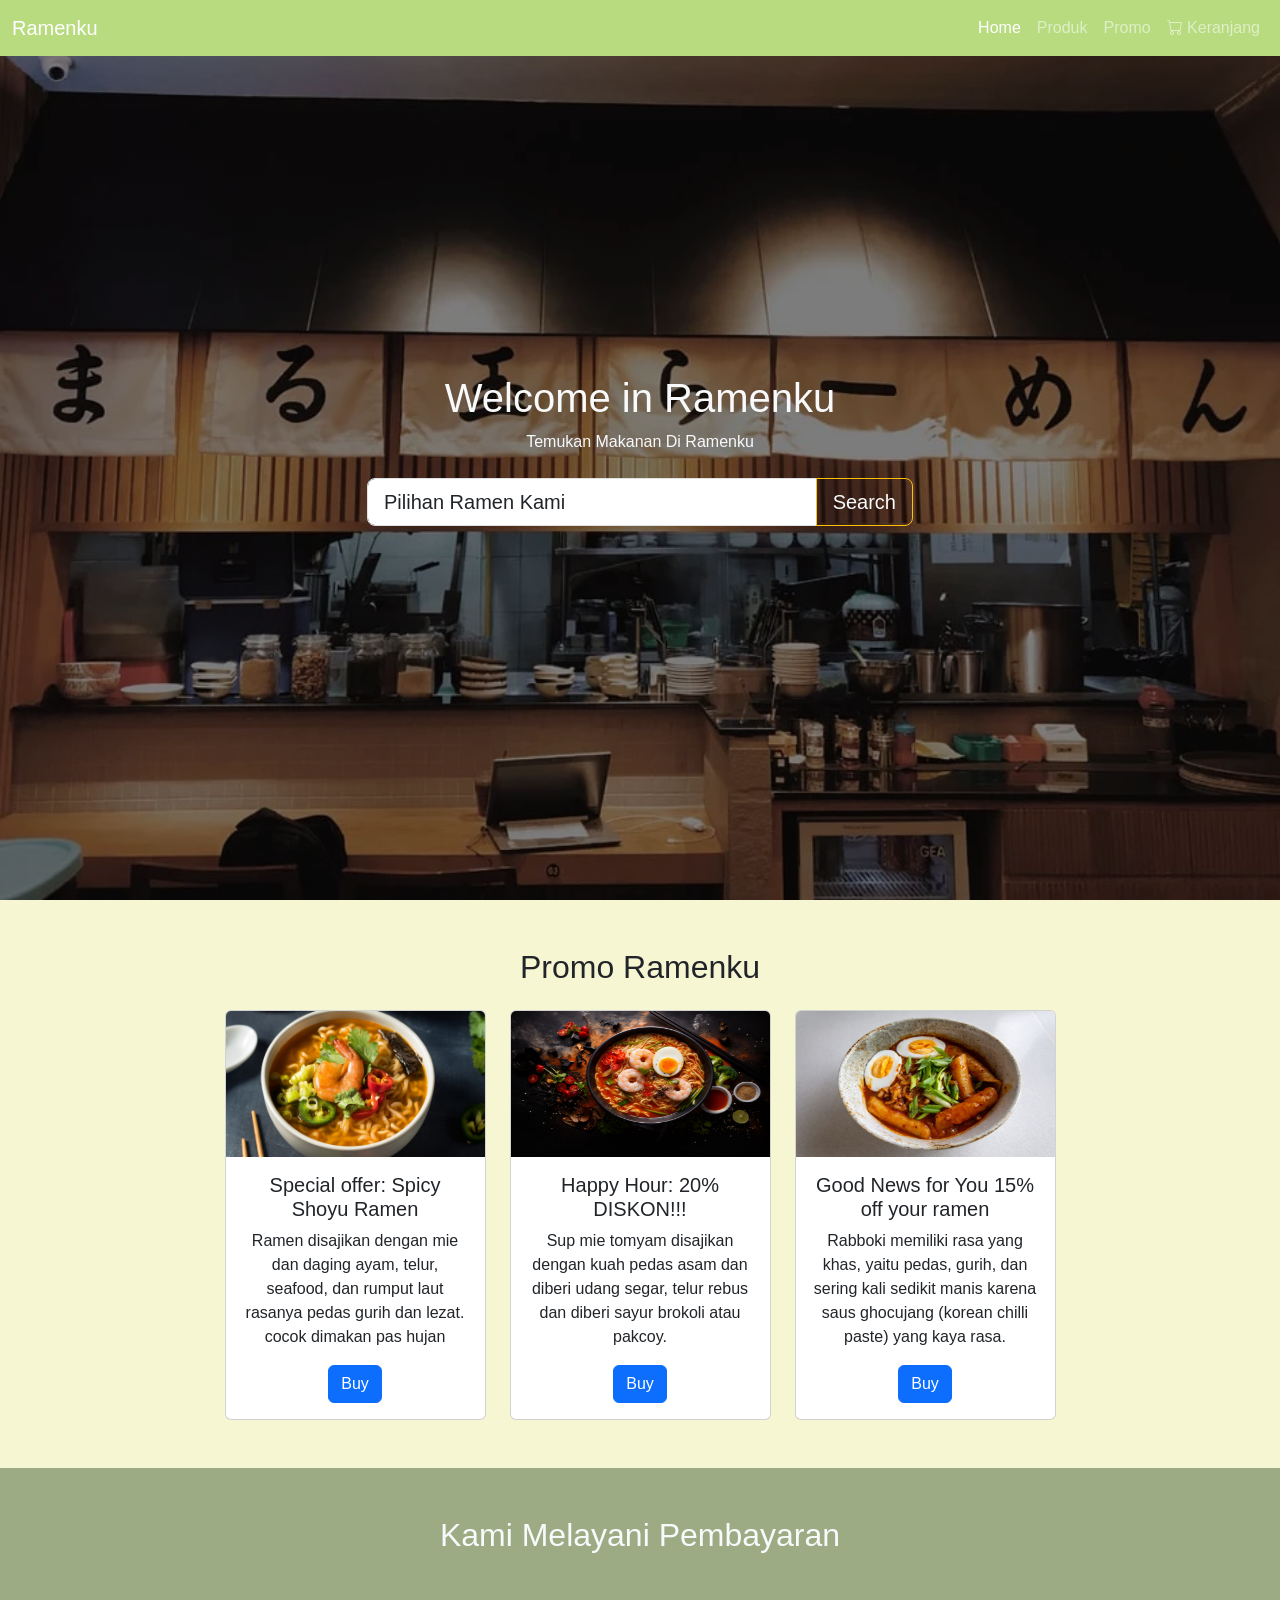
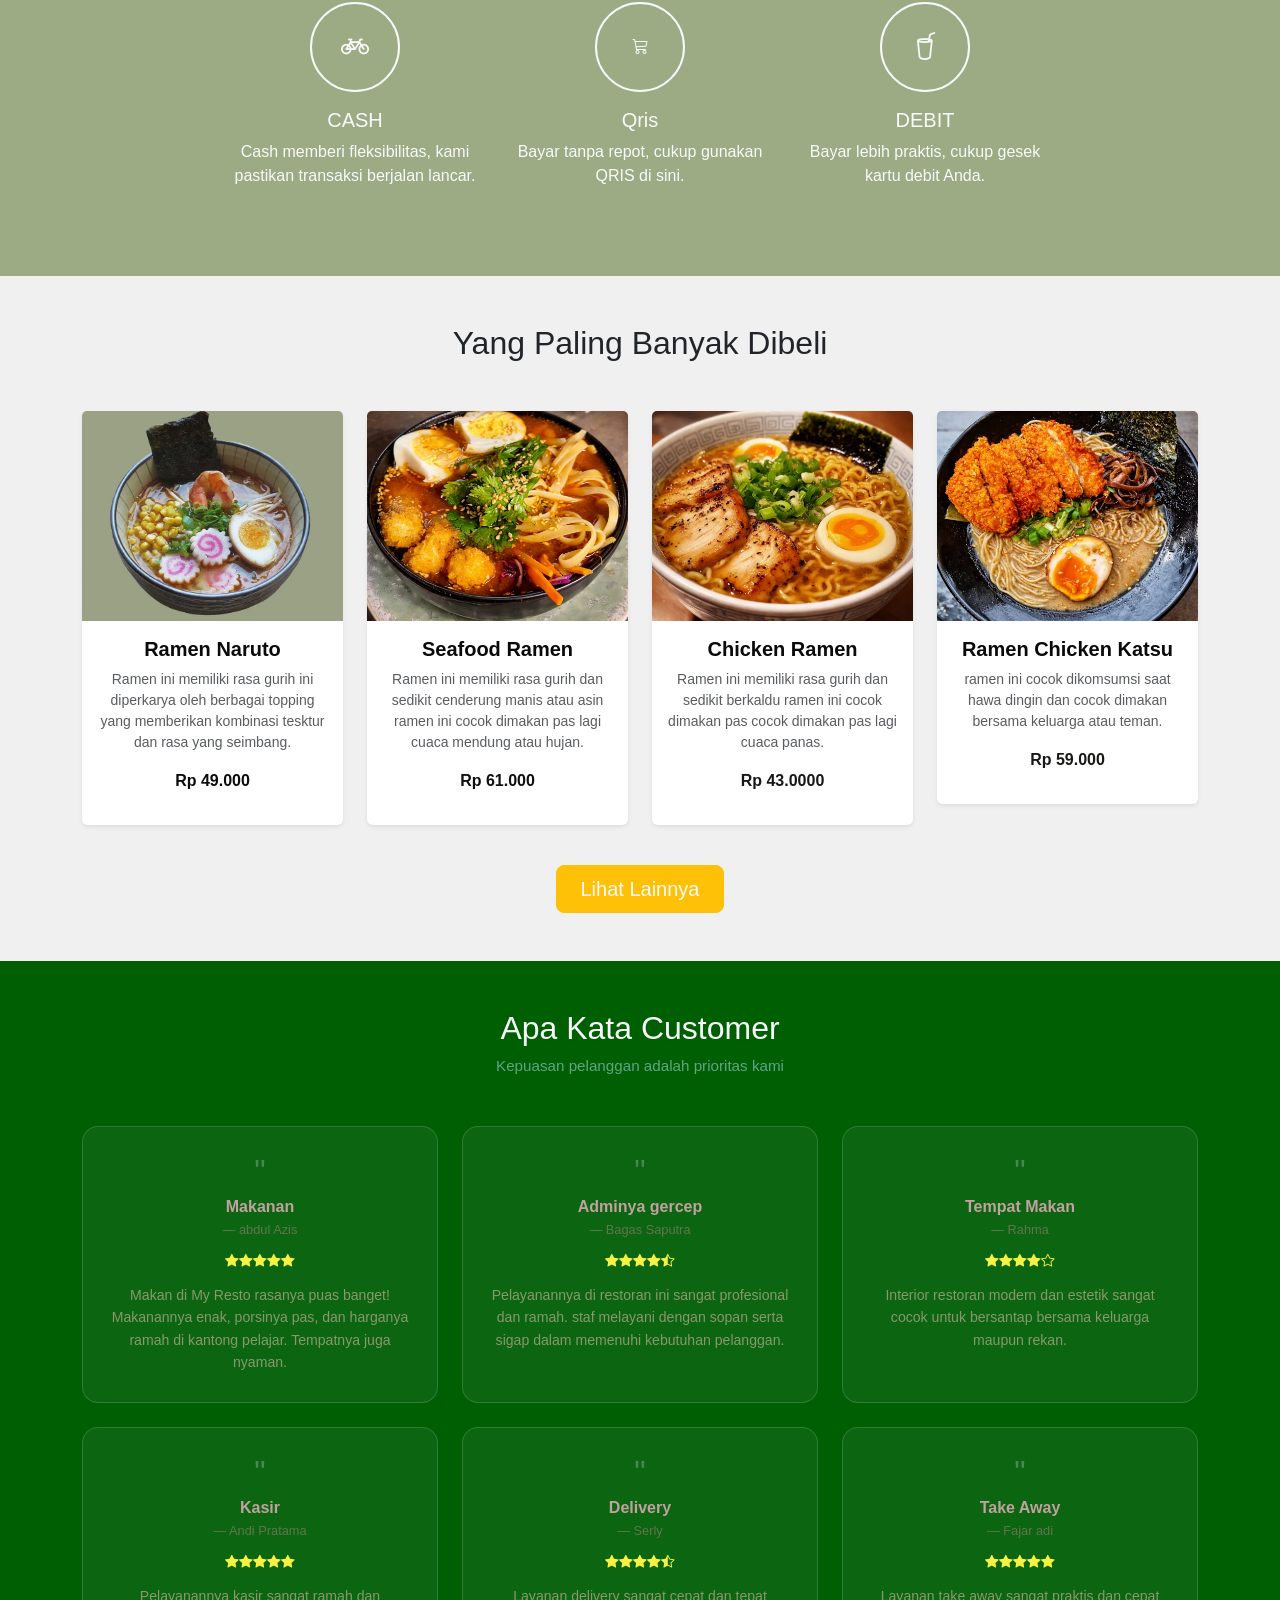
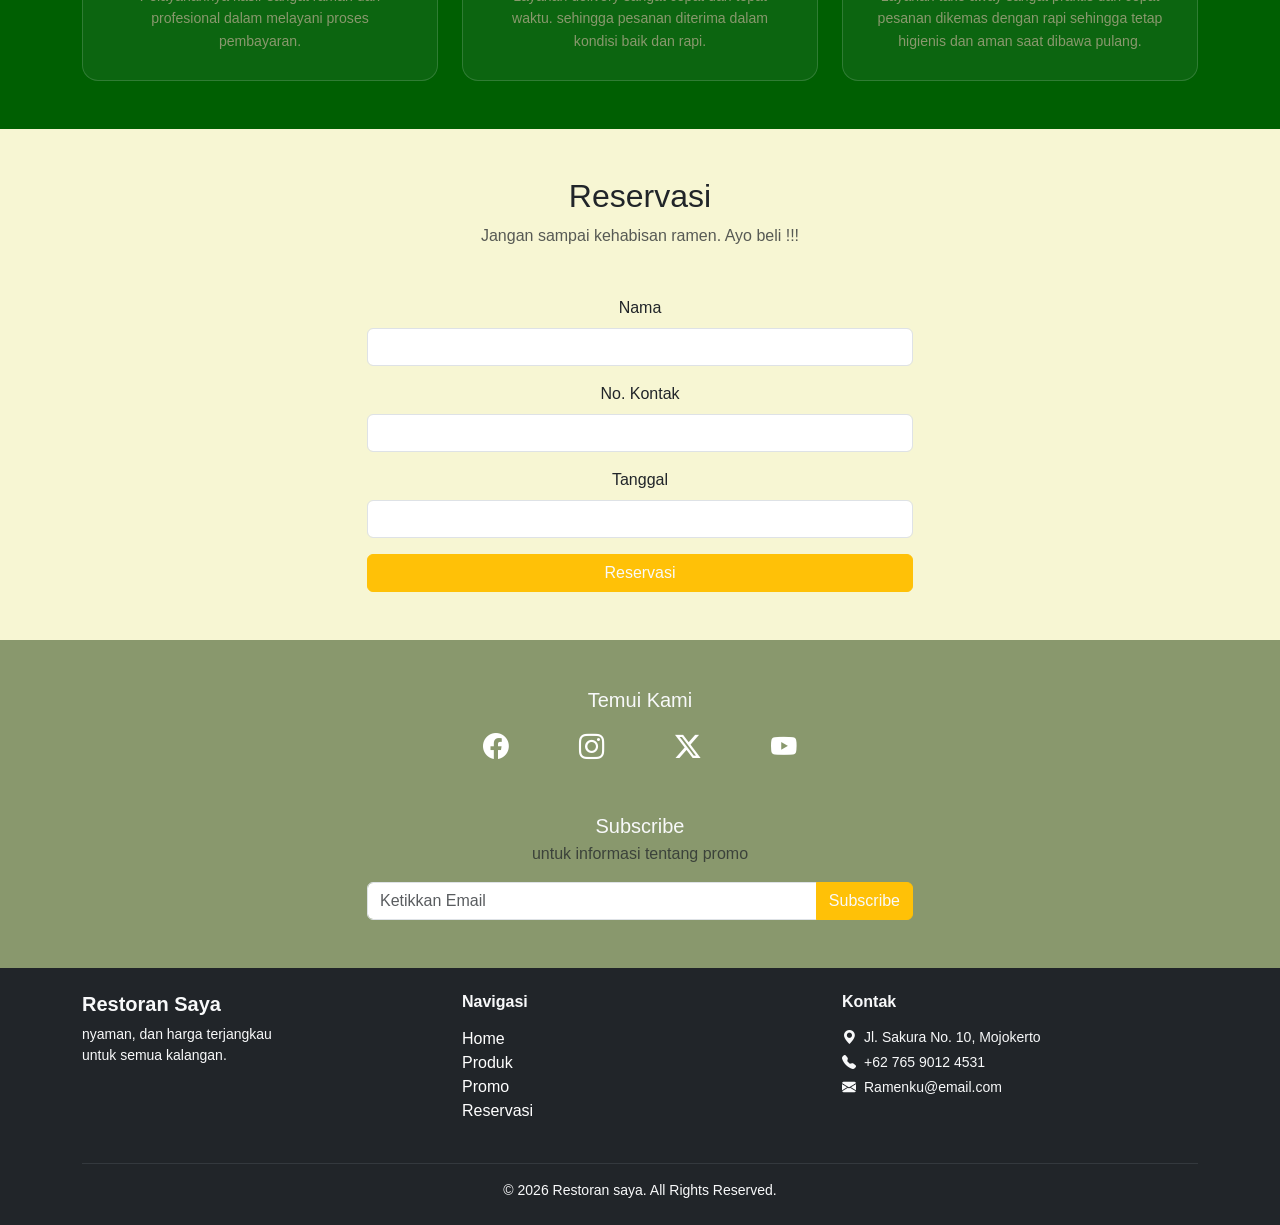
<file: index.html>
<!DOCTYPE html>
<html lang="en">
<head>
    <meta charset="UTF-8">
    <meta name="viewport" content="width=device-width, initial-scale=1.0">
    <title>Ramenku</title>
    <!-- Bootstrap CSS ONLINE -->
    <link href="https://cdn.jsdelivr.net/npm/bootstrap@5.3.2/dist/css/bootstrap.min.css" rel="stylesheet">
    <!-- Bootstrap Icons -->
    <link href="https://cdn.jsdelivr.net/npm/bootstrap-icons@1.11.3/font/bootstrap-icons.min.css" rel="stylesheet">
    <!-- CSS sendiri -->
    <link rel="stylesheet" href="css/style.css">
</head>
<body>
    <nav class="navbar navbar-expand-lg fixed-top navbar-dark main-color">
    <div class="container-fluid">
        <a class="navbar-brand me-auto" href="#">Ramenku</a>

        <button class="navbar-toggler" type="button" data-bs-toggle="collapse"
            data-bs-target="#navbarNav">
            <span class="navbar-toggler-icon"></span>
        </button>

        <div class="collapse navbar-collapse" id="navbarNav">
            <ul class="navbar-nav ms-auto">
                <li class="nav-item">
                    <a class="nav-link active" href="#">Home</a>
                </li>
                <li class="nav-item">
                    <a class="nav-link" href="produk.html">Produk</a>
                </li>
                <li class="nav-item">
                    <a class="nav-link" href="promo.html">Promo</a>
                </li>
                <li class="nav-item">
                    <a class="nav-link" href="keranjang.html">
                        <i class="bi bi-cart"></i> Keranjang
                    </a>
                </li>
            </ul>
        </div>
    </div>
</nav>
<!-- Banner -->
<div class="container-fluid banner d-flex align-items-center">
    <div class="container text-center">
        <h1 class="text-light">Welcome in Ramenku</h1>
        <p class="text-light mb-4">Temukan Makanan Di Ramenku</p>
        <!-- Input Group -->
        <div class="row justify-content-center">
            <div class="col-md-6">
                <div class="input-group input-group-lg">
                    <select class="form-control" id="inputGroupSelect04">
                        <option selected>Pilihan Ramen Kami</option>
                        <option value="1">Spicy shoyu Ramen</option>
                        <option value="2">Sup Mie Tomyam</option>
                        <option value="3">Rabboki</option>
                    </select>
                    <button class="btn btn-outline-warning text-light" type="button">
                        Search
                    </button>
                </div>
            </div>
        </div>
    </div>
</div>

<!--Promo-->
<div class="container-fluid py-5">
    <div class="container">
        <h2 class="text-center mb-4">Promo Ramenku</h2>
        <div class="row justify-content-center">
            <!-- Card 1 -->
            <div class="col-md-3">
                <div class="card">
                    <img src="images/ramen.jpg" class="card-img-top" style="aspect-ratio: 16/9;" alt="">
                    <div class="card-body">
                        <h5 class="card-title">
                            Special offer: Spicy Shoyu Ramen
                        </h5>
                        <p class="card-text">
                            Ramen disajikan dengan mie dan daging ayam, telur, seafood, dan rumput laut rasanya pedas gurih dan lezat. cocok dimakan pas hujan
                        </p>
                        <a href="#" class="btn btn-primary">Buy</a>
                    </div>
                </div>
            </div>
            <!-- PROMO 2 -->
            <div class="col-md-3">
                <div class="card">
                    <img src="images/sup tom yam.jpeg" class="card-img-top" style="aspect-ratio: 16/9;" alt="">
                    <div class="card-body">
                        <h5 class="card-title">
                            Happy Hour: 20% DISKON!!!
                        </h5>
                        <p class="card-text">
                            Sup mie tomyam disajikan dengan kuah pedas asam dan diberi udang segar, telur rebus dan diberi sayur brokoli atau pakcoy.
                        </p>
                        <a href="#" class="btn btn-primary">Buy</a>
                    </div>
                </div>
            </div>
            <!-- PROMO 3 -->
            <div class="col-md-3">
                <div class="card">
                    <img src="images/rabboki (2).jpeg" class="card-img-top" style="aspect-ratio: 16/9;" alt="">
                    <div class="card-body">
                        <h5 class="card-title">
                            Good News for You 15% off your ramen
                        </h5>
                        <p class="card-text">
                        Rabboki memiliki rasa yang khas, yaitu pedas, gurih, dan sering kali sedikit manis karena saus ghocujang (korean chilli paste) yang kaya rasa.
                        </p>
                        <a href="#" class="btn btn-primary">Buy</a>
                    </div>
                </div>
            </div>
        </div>
    </div>
</div>
<!--Section Pelayanan-->
<div class="container-fluid py-5 pelayanan">
    <div class="container">
        <h2 class="text-center text-light mb-5">Kami Melayani Pembayaran</h2>

        <div class="row justify-content-center text-center text-light">

            <!-- Delivery -->
            <div class="col-sm-6 col-lg-3 mb-4 pelayanan-content">
                <div class="d-flex justify-content-center mb-3">
                    <div class="icon-circle rounded-circle d-flex align-items-center justify-content-center border border-light border-2">
                         <i class="bi bi-bicycle fs-3 text-light"></i>
                    </div>
                </div>
                <h5 class="text-light">CASH</h5>
                <p class="text-light">Cash memberi fleksibilitas, kami pastikan transaksi berjalan lancar.</p>
            </div>

            <!-- Take Away -->
            <div class="col-sm-6 col-lg-3 mb-4 pelayanan-content">
                <div class="d-flex justify-content-center mb-3">
                    <div class="icon-circle rounded-circle d-flex align-items-center justify-content-center border border-light border-2">
                        <i class="bi bi-cart3"></i>
                    </div>
                </div>
                <h5 class="text-light">Qris</h5>
                <p class="text-light">Bayar tanpa repot, cukup gunakan QRIS di sini.</p>
            </div>

            <!-- Dine In -->
            <div class="col-sm-6 col-lg-3 mb-4 pelayanan-content">
                <div class="d-flex justify-content-center mb-3">
                    <div class="icon-circle rounded-circle d-flex align-items-center justify-content-center border border-light border-2">
                        <i class="bi bi-cup-straw fs-3 text-light"></i>
                    </div>
                </div>
                <h5 class="text-light">DEBIT</h5>
                <p class="text-light">Bayar lebih praktis, cukup gesek kartu debit Anda.</p>
            </div>

        </div>
    </div>
</div>
<!-- Section Product -->

<div class="container-fluid py-5 menu-favorit best">
    <div class="container">
        <h2 class="text-center mb-5">Yang Paling Banyak Dibeli</h2>

        <div class="row justify-content-center">

            <!-- Card 1 -->
            <div class="col-sm-6 col-lg-3 mb-4 menu-favorit-content">
                <div class="card border-0 shadow-sm">
                    <img src="images/ramen telurr.jpg" class="card-img-top" alt="Sport Sandal" style="height: 210px; object-fit: cover;">
                    <div class="card-body text-center">
                        <h5 class="card-title fw-bold" style="color: #0a0a0a;">Ramen Naruto </h5>
                        <p class="card-text text-muted small">Ramen ini memiliki rasa gurih ini diperkarya oleh berbagai topping yang memberikan kombinasi tesktur dan rasa yang seimbang.</p>
                        <p class="fw-bold" style="color: #0c0c0b;">Rp 49.000</p>
                    </div>
                </div>
            </div>

            <!-- Card 2 -->
            <div class="col-sm-6 col-lg-3 mb-4 menu-favorit-content">
                <div class="card border-0 shadow-sm">
                    <img src="images/Seafood Ramen.jpeg" class="card-img-top" alt="Casual Black Sandal" style="height: 210px; object-fit: cover;">
                    <div class="card-body text-center">
                        <h5 class="card-title fw-bold" style="color: #0a0a0a;">Seafood Ramen</h5>
                        <p class="card-text text-muted small">Ramen ini memiliki rasa gurih dan sedikit cenderung manis atau asin ramen ini cocok dimakan pas lagi cuaca mendung atau hujan.</p>
                        <p class="fw-bold" style="color: #10100f;">Rp 61.000</p>
                    </div>
                </div>
            </div>

            <!-- Card 3 -->
            <div class="col-sm-6 col-lg-3 mb-4 menu-favorit-content">
                <div class="card border-0 shadow-sm">
                    <img src="images/Chicken Ramen.jpeg" class="card-img-top" alt="Brown Modern Sanda" style="height: 210px; object-fit: cover;">
                    <div class="card-body text-center">
                        <h5 class="card-title fw-bold" style="color: #0a0a0a;">Chicken Ramen</h5>
                        <p class="card-text text-muted small">Ramen ini memiliki rasa gurih dan sedikit berkaldu ramen ini cocok dimakan pas cocok dimakan pas lagi cuaca panas.</p>
                        <p class="fw-bold" style="color: #171716;">Rp 43.0000</p>
                    </div>
                </div>
            </div>

            <!-- Card 4 -->
            <div class="col-sm-6 col-lg-3 mb-4 menu-favorit-content">
                <div class="card border-0 shadow-sm">
                    <img src="images/Ramen Chicken Katsu.jpeg" class="card-img-top" alt="Tofu Rice" style="height: 210px; object-fit: cover;">
                    <div class="card-body text-center">
                        <h5 class="card-title fw-bold" style="color: #0a0a0a;">Ramen Chicken Katsu</h5>
                        <p class="card-text text-muted small">ramen ini cocok dikomsumsi saat hawa dingin dan cocok dimakan bersama keluarga atau teman.</p>
                        <p class="fw-bold" style="color: #191817;">Rp 59.000</p>
                    </div>
                </div>
            </div>

        </div>

        <!-- Tombol -->
        <div class="text-center mt-3">
            <button class="btn btn-warning btn-lg text-light px-4">Lihat Lainnya</button>
        </div>

    </div>
</div>
<!--testi-->
<div class="container-fluid py-5 testimony">
    <div class="container">
        <h2 class="text-center text-light mb-2">Apa Kata Customer</h2>
        <p class="text-center mb-5" style="color: rgba(160, 209, 222, 0.6); font-size: 0.95rem;">Kepuasan pelanggan adalah prioritas kami</p>

        <div class="row g-4">

            <!-- Card 1 -->
            <div class="col-sm-6 col-lg-4">
                <div class="testimony-card">
                    <div class="quote-icon">"</div>
                    <h5>Makanan</h5>
                    <div class="author">— abdul Azis</div>
                    <div class="stars">
                        <i class="bi bi-star-fill"></i><i class="bi bi-star-fill"></i><i class="bi bi-star-fill"></i><i class="bi bi-star-fill"></i><i class="bi bi-star-fill"></i>
                    </div>
                    <p>Makan di My Resto rasanya puas banget! Makanannya enak, porsinya pas, dan harganya ramah di kantong pelajar. Tempatnya juga nyaman.</p>
                </div>
            </div>

            <!-- Card 2 -->
            <div class="col-sm-6 col-lg-4">
                <div class="testimony-card">
                    <div class="quote-icon">"</div>
                    <h5>Adminya gercep</h5>
                    <div class="author">— Bagas Saputra</div>
                    <div class="stars">
                        <i class="bi bi-star-fill"></i><i class="bi bi-star-fill"></i><i class="bi bi-star-fill"></i><i class="bi bi-star-fill"></i><i class="bi bi-star-half"></i>
                    </div>
                    <p>Pelayanannya di restoran ini sangat profesional dan ramah. staf melayani dengan sopan serta sigap dalam memenuhi kebutuhan pelanggan.</p>
                </div>
            </div>

            <!-- Card 3 -->
            <div class="col-sm-6 col-lg-4">
                <div class="testimony-card">
                    <div class="quote-icon">"</div>
                    <h5>Tempat Makan</h5>
                    <div class="author">— Rahma</div>
                    <div class="stars">
                        <i class="bi bi-star-fill"></i><i class="bi bi-star-fill"></i><i class="bi bi-star-fill"></i><i class="bi bi-star-fill"></i><i class="bi bi-star"></i>
                    </div>
                    <p>Interior restoran modern dan estetik sangat cocok untuk bersantap bersama keluarga maupun rekan.</p>
                </div>
            </div>

            <!-- Card 4 -->
            <div class="col-sm-6 col-lg-4">
                <div class="testimony-card">
                    <div class="quote-icon">"</div>
                    <h5>Kasir</h5>
                    <div class="author">— Andi Pratama</div>
                    <div class="stars">
                        <i class="bi bi-star-fill"></i><i class="bi bi-star-fill"></i><i class="bi bi-star-fill"></i><i class="bi bi-star-fill"></i><i class="bi bi-star-fill"></i>
                    </div>
                    <p>Pelayanannya kasir sangat ramah dan profesional dalam melayani proses pembayaran.</p>
                </div>
            </div>

            <!-- Card 5 -->
            <div class="col-sm-6 col-lg-4">
                <div class="testimony-card">
                    <div class="quote-icon">"</div>
                    <h5>Delivery</h5>
                    <div class="author">— Serly</div>
                    <div class="stars">
                        <i class="bi bi-star-fill"></i><i class="bi bi-star-fill"></i><i class="bi bi-star-fill"></i><i class="bi bi-star-fill"></i><i class="bi bi-star-half"></i>
                    </div>
                    <p>Layanan delivery sangat cepat dan tepat waktu. sehingga pesanan diterima dalam kondisi baik dan rapi. </p>
                </div>
            </div>

            <!-- Card 6 -->
            <div class="col-sm-6 col-lg-4">
                <div class="testimony-card">
                    <div class="quote-icon">"</div>
                    <h5>Take Away</h5>
                    <div class="author">— Fajar adi</div>
                    <div class="stars">
                        <i class="bi bi-star-fill"></i><i class="bi bi-star-fill"></i><i class="bi bi-star-fill"></i><i class="bi bi-star-fill"></i><i class="bi bi-star-fill"></i>
                    </div>
                    <p>Layanan take away sangat praktis dan cepat pesanan dikemas dengan rapi sehingga tetap higienis dan aman saat dibawa pulang.</p>
                </div>
            </div>
        </div>
    </div>
</div>
<!--Reservasi-->
<div class="container-fluid py-5">
    <div class="container">
        <h2 class="text-center mb-2">Reservasi</h2>
        <p class="text-center text-muted mb-5">Jangan sampai kehabisan ramen. Ayo beli !!!</p>

        <div class="row justify-content-center">
            <div class="col-md-6">

                <div class="mb-3">
                    <label class="form-label">Nama</label>
                    <input type="text" class="form-control">
                </div>

                <div class="mb-3">
                    <label class="form-label">No. Kontak</label>
                    <input type="text" class="form-control">
                </div>

                <div class="mb-3">
                    <label class="form-label">Tanggal</label>
                    <input type="number" class="form-control">
                </div>

                <div class="d-grid">
                    <button class="btn btn-warning text-light">Reservasi</button>
                </div>

            </div>
        </div>

    </div>
</div>

<!-- SECTION FOOTER -->
<div class="container-fluid py-5 footer">
    <div class="container">

       
        <h5 class="text-center text-light mb-3">Temui Kami</h5>

        <div class="d-flex justify-content-center mb-5" style="gap: 70px">
            <a href="https://facebook.com/username" target="_blank" class="social-icon">
                <i class="bi bi-facebook"></i>
            </a>
            <a href="https://instagram.com/username" target="_blank" class="social-icon">
                <i class="bi bi-instagram"></i>
            </a>
            <a href="https://twitter.com/username" target="_blank" class="social-icon">
                <i class="bi bi-twitter-x"></i>
            </a>
            <a href="https://youtube.com/@username" target="_blank" class="social-icon">
                <i class="bi bi-youtube"></i>
            </a>
        </div>

        <!-- Subscribe -->
        <h5 class="text-center text-light mb-1">Subscribe</h5>
        <p class="text-center text-muted mb-3">untuk informasi tentang promo</p>

        <div class="row justify-content-center">
            <div class="col-md-6">
                <div class="input-group">
                    <input type="email" class="form-control" placeholder="Ketikkan Email">
                    <button class="btn btn-warning text-light">Subscribe</button>
                </div>
            </div>
        </div>

    </div>
</div>


<footer class=" text-light py-4 bg-dark">
    <div class="container">

        <div class="row text-center text-md-start">

            <div class="col-md-4 mb-3 mb-md-0">
                <h5 class="fw-bold">Restoran Saya</h5>
                <p class="small"> nyaman, dan harga terjangkau 
                    <br>
                untuk semua kalangan.</p>
            </div>

            <div class="col-md-4 mb-3 mb-md-0">
                <h6 class="fw-bold mb-3">Navigasi</h6>
                <ul class="list-unstyled">
                    <li><a href="#" class="text-decoration-none">Home</a></li>
                    <li><a href="#" class="text-decoration-none">Produk</a></li>
                    <li><a href="#" class="text-decoration-none">Promo</a></li>
                    <li><a href="#" class="text-decoration-none">Reservasi</a></li>
                </ul>
            </div>
            
            <div class="col-md-4">
                <h6 class="fw-bold mb-3">Kontak</h6>
                <ul class="list-unstyled small">
                    <li class="mb-1"><i class="bi bi-geo-alt-fill me-2"></i>Jl. Sakura No. 10, Mojokerto</li>
                    <li class="mb-1"><i class="bi bi-telephone-fill me-2"></i>+62 765 9012 4531</li>
                    <li><i class="bi bi-envelope-fill me-2"></i>Ramenku@email.com</li>
                </ul>
            </div>
        </div>
        <hr class="border-secondary mt-4 mb-3">
        <p class="text-center small mb-0">
            &copy; 2026 Restoran saya. All Rights Reserved.
        </p>
    </div>
</footer>

<!-- Bootstrap JS -->
<script src="https://cdn.jsdelivr.net/npm/bootstrap@5.3.2/dist/js/bootstrap.bundle.min.js"></script>
</body>
</html>
</file>
<file: css/style.css>
.main-color {
    background-color: #B8DB80;
}
.pelayanan {
    background-color: #9CAB84;
}
.banner {
    height: 100vh;
    background: linear-gradient(rgba(0,0,0,0.4),rgba(0,0,0,0.4)),url('../images/japanese-restaurant-nusa-dua-bali.webp');
    background-size: cover;
    background-position: center;
}

body {
    background-color: #F7F6D3;
    font-family: cursive, 'Trebuchet MS', 'Lucida Sans Unicode', 'Lucida Grande', 'Lucida Sans', Arial, sans-serif;
}

h4 { 
    text-align: center;
}
.col-md-3 {
    height: auto;
    object-fit: cover;
}
.container {
    text-align: center;
}

.pelayanan .icon-circle {
    width: 90px;
    height: 90px;
    border: solid 2px;
}

.menu-favorit {
    background-color: #89986D;
}

.menu-favorit-content {
    transition: .3s;
}

.menu-favorit-content:hover {
    transform: scale(1.1);
}

.menu-favorit {
    background-color: #E8DFCA;
}

.menu-favorit-content {
    transition: .3s;
}

.menu-favorit-content:hover {
    transform: scale(1.1);
}

/* menu favorit */

.best {
    background-color: #F6EFD2;
}

.menu-favorit {
    background-color: #F0F0F0;
}

.menu-favorit-content {
    transition: .3s;
}

.menu-favorit-content:hover {
    transform: scale(1.1);
}


/* testimony */
.testimony {
    background-color: #005F02;
}

.testimony-card {
    background: rgba(170, 182, 212, 0.07) !important;
    border: 1px solid rgba(255, 255, 255, 0.15) !important;
    border-radius: 16px;
    padding: 28px;
    transition: .3s;
    height: 100%;
}

.testimony-card:hover {
    transform: translateY(-6px);
    background: rgba(218, 219, 224, 0.13);
    border-color: rgba(180, 210, 215, 0.3);
}

.testimony-card .quote-icon {
    font-size: 2rem;
    color: rgba(215, 223, 227, 0.3);
    line-height: 1;
    margin-bottom: 10px;
}

.testimony-card h5 {
    font-size: 1rem;
    font-weight: 700;
    color: #c2a1a1;
    margin-bottom: 4px;
}

.testimony-card .author {
    font-size: 0.8rem;
    color: rgba(170, 132, 132, 0.55);
    margin-bottom: 12px;
}

.testimony-card p {
    font-size: 0.88rem;
    color: #89986D;
    line-height: 1.6;
    margin-bottom: 0;
}

.testimony-card .stars {
    color: #f5f242;
    font-size: 0.85rem;
    margin-bottom: 12px;
}

/* subscribe */

.subscribe-content {
    background-color: rgba(0, 0, 0, 0.7);
}

/* produk banner */


.footer {
    background-color: #89986D;
}

.footer .social-icon {
    font-size: 1.6rem;
    color: #fff;
    transition: .3s;
}

.footer .social-icon:hover {
    color: #d6c2d5;
}

.text-decoration-none {
    color: white;
}
</file>
